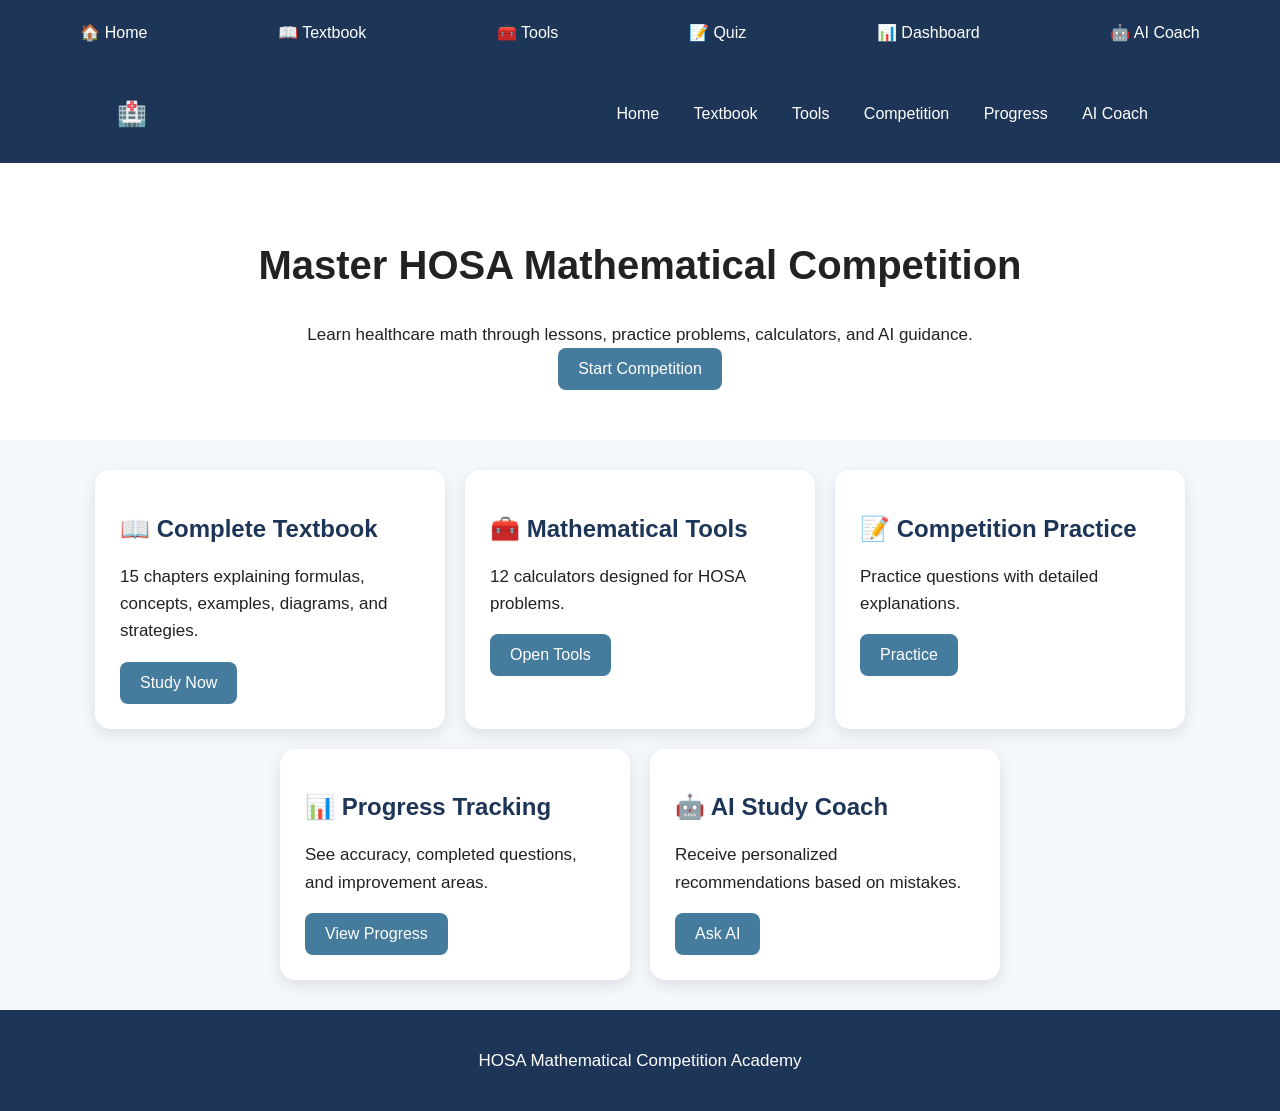
<file: templates/index.html>
<!DOCTYPE html>

<html>


<head>

<title>
HOSA Math Academy
</title>


<link rel="stylesheet" href="/static/style.css">


</head>



<body>
<nav>

<a href="/">
🏠 Home
</a>


<a href="/textbook">
📖 Textbook
</a>


<a href="/tools">
🧰 Tools
</a>


<a href="/quiz">
📝 Quiz
</a>


<a href="/dashboard">
📊 Dashboard
</a>


<a href="/ai">
🤖 AI Coach
</a>

</nav>

<nav>


<h2>
🏥 HOSA Math Academy
</h2>



<div>


<a href="/">
Home
</a>


<a href="/textbook">
Textbook
</a>


<a href="/tools">
Tools
</a>


<a href="/quiz">
Competition
</a>


<a href="/dashboard">
Progress
</a>


<a href="/ai">
AI Coach
</a>


</div>


</nav>





<section class="hero">


<h1>
Master HOSA Mathematical Competition
</h1>


<p>

Learn healthcare math through lessons,
practice problems, calculators, and AI guidance.

</p>



<a href="/quiz">

<button>

Start Competition

</button>

</a>



</section>





<div class="container">



<div class="card">


<h2>
📖 Complete Textbook
</h2>


<p>

15 chapters explaining formulas,
concepts, examples, diagrams, and strategies.

</p>



<a href="/textbook">

<button>

Study Now

</button>

</a>


</div>





<div class="card">


<h2>
🧰 Mathematical Tools
</h2>


<p>

12 calculators designed for HOSA problems.

</p>



<a href="/tools">

<button>

Open Tools

</button>

</a>


</div>





<div class="card">


<h2>
📝 Competition Practice
</h2>


<p>

Practice questions with detailed explanations.

</p>


<a href="/quiz">

<button>

Practice

</button>

</a>


</div>





<div class="card">


<h2>
📊 Progress Tracking
</h2>


<p>

See accuracy, completed questions,
and improvement areas.

</p>


<a href="/dashboard">

<button>

View Progress

</button>

</a>


</div>






<div class="card">


<h2>
🤖 AI Study Coach
</h2>


<p>

Receive personalized recommendations
based on mistakes.

</p>


<a href="/ai">

<button>

Ask AI

</button>

</a>


</div>



</div>





<footer>


<p>

HOSA Mathematical Competition Academy

</p>


</footer>



</body>


</html>
</file>
<file: static/style.css>
/* -----------------------
   GENERAL STYLE
------------------------- */


body {

    font-family: Arial, sans-serif;

    margin: 0;

    background: #f4f7fb;

    color: #222;

}



h1 {

    text-align:center;

    margin-top:30px;

}



h2 {

    color:#1d3557;

}



p {

    line-height:1.6;

    font-size:17px;

}



/* -----------------------
   NAVIGATION
------------------------- */


nav {

    background:#1d3557;

    padding:15px;

    display:flex;

    justify-content:space-around;

    align-items:center;

    flex-wrap:wrap;

}



nav a {

    color:white;

    text-decoration:none;

    padding:8px 15px;

    border-radius:5px;

}



nav a:hover {

    background:#457b9d;

}



/* -----------------------
   HERO SECTION
------------------------- */


.hero {

    text-align:center;

    padding:50px 20px;

    background:white;

}



.hero h1 {

    font-size:40px;

}



.hero p {

    max-width:700px;

    margin:auto;

}




/* -----------------------
   CARDS
------------------------- */


.container {

    display:flex;

    flex-wrap:wrap;

    justify-content:center;

    gap:20px;

    padding:30px;

}



.card {

    background:white;

    width:300px;

    padding:25px;

    border-radius:15px;

    box-shadow:0 5px 15px rgba(0,0,0,0.1);

}



.card:hover {

    transform:translateY(-5px);

}




/* -----------------------
   BUTTONS
------------------------- */


button {


    background:#457b9d;

    color:white;

    border:none;

    padding:12px 20px;

    border-radius:8px;

    cursor:pointer;

    font-size:16px;


}



button:hover {


    background:#1d3557;


}




/* -----------------------
   LESSON PAGE
------------------------- */


.lesson {


    background:white;

    margin:30px auto;

    padding:30px;

    max-width:800px;

    border-radius:15px;

}



.diagram {


    display:flex;

    justify-content:center;

    align-items:center;

    gap:15px;

    margin:30px;


}



.box {


    padding:20px;

    background:#e0f2fe;

    border-radius:10px;

    font-weight:bold;


}



.arrow {

    font-size:30px;

}




/* -----------------------
   CHARTS
------------------------- */


.chart {


    max-width:500px;

}



.bar {


    padding:10px;

    margin:10px 0;

    background:#457b9d;

    color:white;

    border-radius:10px;

}



.one {

    width:90%;

}



.two {

    width:70%;

}



.three {

    width:60%;

}





/* -----------------------
   RESULT BOX
------------------------- */


.result {


    background:white;

    padding:25px;

    margin:30px auto;

    max-width:600px;

    border-radius:15px;

}



/* -----------------------
   FORMS
------------------------- */


input {


    padding:10px;

    border-radius:5px;

    border:1px solid #ccc;

    margin:5px;


}



/* -----------------------
   FOOTER
------------------------- */


footer {


    text-align:center;

    padding:20px;

    background:#1d3557;

    color:white;


}




/* -----------------------
   MOBILE SUPPORT
------------------------- */


@media(max-width:700px){


    .card {

        width:90%;

    }



    nav {

        flex-direction:column;

        gap:10px;

    }



    .hero h1 {

        font-size:30px;

    }



}
</file>
